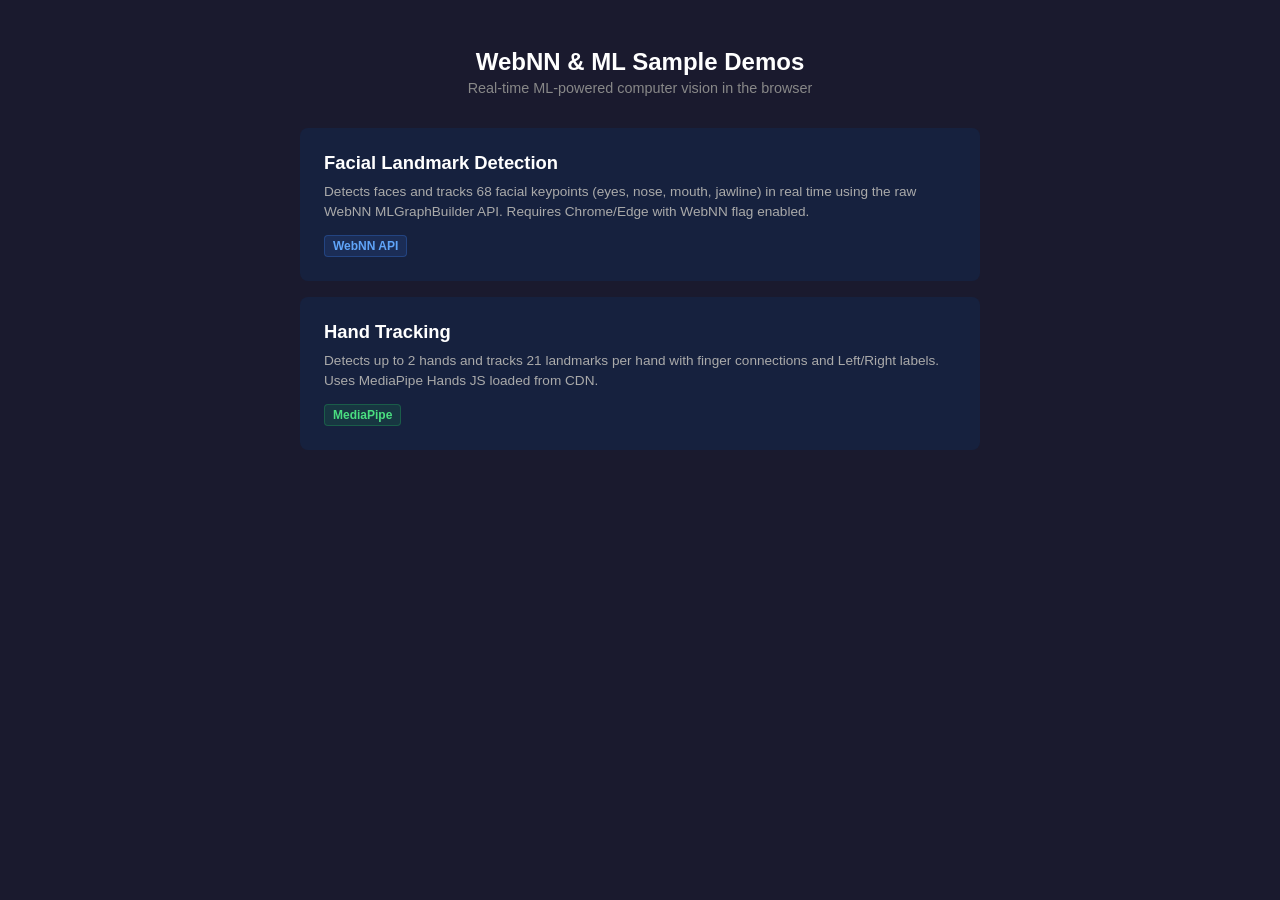
<file: index.html>
<!DOCTYPE html>
<html lang="en">
<head>
  <meta charset="UTF-8">
  <meta name="viewport" content="width=device-width, initial-scale=1.0">
  <title>WebNN & ML Sample Demos</title>
  <style>
    * { margin: 0; padding: 0; box-sizing: border-box; }

    body {
      font-family: -apple-system, BlinkMacSystemFont, 'Segoe UI', Roboto, sans-serif;
      background: #1a1a2e;
      color: #e0e0e0;
      min-height: 100vh;
      display: flex;
      justify-content: center;
      padding: 16px;
    }

    .container {
      max-width: 680px;
      width: 100%;
      text-align: center;
    }

    h1 {
      font-size: 1.5rem;
      margin-top: 32px;
      color: #fff;
    }

    .subtitle {
      font-size: 0.9rem;
      color: #888;
      margin: 4px 0 32px;
    }

    .demos {
      display: flex;
      flex-direction: column;
      gap: 16px;
    }

    .demo-card {
      background: #16213e;
      border-radius: 8px;
      padding: 24px;
      text-align: left;
      text-decoration: none;
      color: inherit;
      transition: background 0.2s, transform 0.1s;
      display: block;
    }

    .demo-card:hover {
      background: #1a2a4e;
      transform: translateY(-2px);
    }

    .demo-card h2 {
      font-size: 1.15rem;
      color: #fff;
      margin-bottom: 8px;
    }

    .demo-card p {
      font-size: 0.85rem;
      color: #aaa;
      line-height: 1.5;
    }

    .demo-card .tag {
      display: inline-block;
      font-size: 0.75rem;
      padding: 3px 8px;
      border-radius: 4px;
      margin-top: 12px;
      font-weight: 600;
    }

    .tag-webnn {
      background: #3b82f622;
      color: #60a5fa;
      border: 1px solid #3b82f644;
    }

    .tag-mediapipe {
      background: #22c55e22;
      color: #4ade80;
      border: 1px solid #22c55e44;
    }
  </style>
</head>
<body>
  <div class="container">
    <h1>WebNN &amp; ML Sample Demos</h1>
    <p class="subtitle">Real-time ML-powered computer vision in the browser</p>

    <div class="demos">
      <a class="demo-card" href="facial_detection/">
        <h2>Facial Landmark Detection</h2>
        <p>Detects faces and tracks 68 facial keypoints (eyes, nose, mouth, jawline) in real time using the raw WebNN MLGraphBuilder API. Requires Chrome/Edge with WebNN flag enabled.</p>
        <span class="tag tag-webnn">WebNN API</span>
      </a>

      <a class="demo-card" href="hand_tracking/">
        <h2>Hand Tracking</h2>
        <p>Detects up to 2 hands and tracks 21 landmarks per hand with finger connections and Left/Right labels. Uses MediaPipe Hands JS loaded from CDN.</p>
        <span class="tag tag-mediapipe">MediaPipe</span>
      </a>
    </div>
  </div>
</body>
</html>
</file>
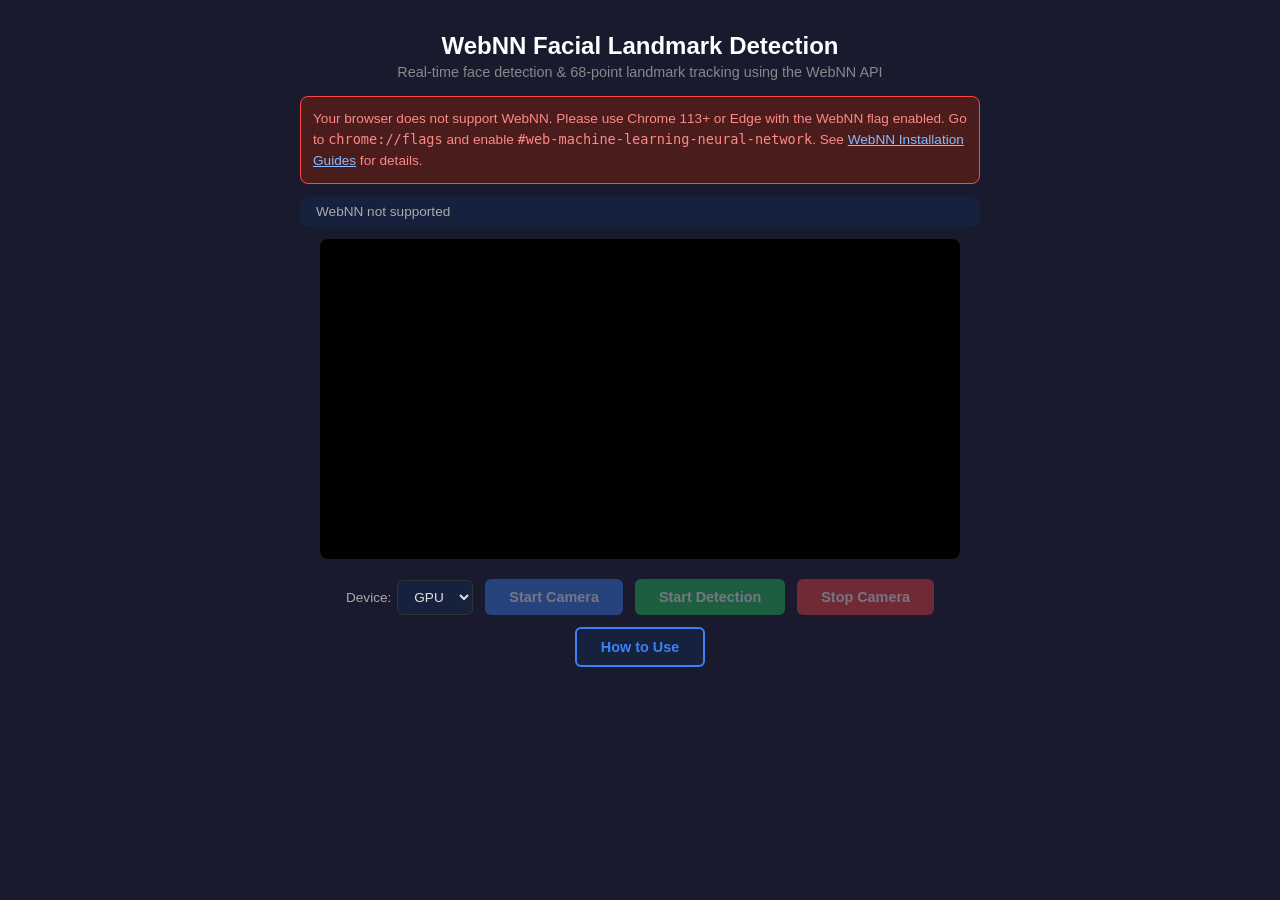
<file: facial_detection/index.html>
<!DOCTYPE html>
<html lang="en">
<head>
  <meta charset="UTF-8">
  <meta name="viewport" content="width=device-width, initial-scale=1.0">
  <title>WebNN Facial Landmark Detection</title>
  <link rel="stylesheet" href="css/style.css">
  <link rel="stylesheet" href="../shared/css/help-overlay.css">
</head>
<body>
  <div class="container">
    <h1>WebNN Facial Landmark Detection</h1>
    <p class="subtitle">Real-time face detection &amp; 68-point landmark tracking using the WebNN API</p>

    <div id="error" class="error" hidden></div>

    <div class="status-bar">
      <span id="status">Checking WebNN support...</span>
      <span id="fps" hidden></span>
    </div>

    <div class="video-container" id="videoContainer">
      <video id="camera" autoplay playsinline></video>
      <canvas id="overlay"></canvas>
    </div>

    <div class="controls">
      <div class="control-group">
        <label for="deviceSelect">Device:</label>
        <select id="deviceSelect">
          <option value="gpu">GPU</option>
          <option value="cpu">CPU</option>
        </select>
      </div>
      <button id="startBtn" disabled>Start Camera</button>
      <button id="detectBtn" disabled>Start Detection</button>
      <button id="stopBtn" disabled>Stop Camera</button>
    </div>

    <div id="loadProgress" class="progress" hidden>
      <div class="progress-step" id="stepLoad">Loading models...</div>
      <div class="progress-step" id="stepBuild">Building graphs...</div>
      <div class="progress-step" id="stepInfer">Running inference...</div>
    </div>
  </div>

  <script type="module" src="js/app.js"></script>
  <script type="module">
    import { initHelpOverlay } from '../shared/js/help-overlay.js';
    initHelpOverlay([
      {
        selector: '.status-bar',
        label: 'Status Bar',
        desc: 'Shows the current state of the demo (checking WebNN support, camera active, detecting, etc.) and displays FPS during inference.',
        anchor: 'top-right'
      },
      {
        selector: '.video-container',
        label: 'Camera View',
        desc: 'Live camera feed with a canvas overlay on top. Detected face bounding boxes and 68 facial landmark points are drawn here in real time.',
        anchor: 'top-left'
      },
      {
        selector: '.control-group',
        label: 'Device Selector',
        desc: 'Choose between GPU and CPU for WebNN inference. GPU is faster but requires hardware support; CPU works as a fallback.',
        anchor: 'top-left'
      },
      {
        selector: '#startBtn',
        label: 'Start Camera',
        desc: 'Requests access to your webcam via getUserMedia. You will see a browser permission prompt on first use.',
        anchor: 'top-left'
      },
      {
        selector: '#detectBtn',
        label: 'Start Detection',
        desc: 'Loads the SSD MobileNetV2 face detector and Face Landmark models, builds the WebNN graph, and begins the real-time inference loop.',
        anchor: 'top-left'
      },
      {
        selector: '#stopBtn',
        label: 'Stop Camera',
        desc: 'Stops the camera stream and inference loop. You can restart anytime by clicking Start Camera again.',
        anchor: 'top-left'
      },
      {
        selector: '#loadProgress',
        label: 'Progress Indicator',
        desc: 'Appears while models are loading. Shows three stages: loading model weights, building the WebNN graph, and starting inference.',
        anchor: 'top-right'
      },
      {
        type: 'flow',
        steps: [
          { label: 'Start Camera', color: 'blue' },
          { label: 'Start Detection', color: 'green' },
          { label: 'Stop Camera', color: 'red' }
        ]
      }
    ], {
      title: 'How to Use — Facial Detection'
    });
  </script>
</body>
</html>
</file>
<file: facial_detection/css/style.css>
* {
  margin: 0;
  padding: 0;
  box-sizing: border-box;
}

body {
  font-family: -apple-system, BlinkMacSystemFont, 'Segoe UI', Roboto, sans-serif;
  background: #1a1a2e;
  color: #e0e0e0;
  min-height: 100vh;
  display: flex;
  justify-content: center;
  padding: 16px;
}

.container {
  max-width: 680px;
  width: 100%;
  text-align: center;
}

h1 {
  font-size: 1.5rem;
  margin-top: 16px;
  color: #fff;
}

.subtitle {
  font-size: 0.9rem;
  color: #888;
  margin: 4px 0 16px;
}

.error {
  background: #4a1c1c;
  border: 1px solid #ff4444;
  color: #ff8888;
  padding: 12px;
  border-radius: 8px;
  margin-bottom: 12px;
  text-align: left;
  font-size: 0.85rem;
  line-height: 1.5;
}

.error a {
  color: #88bbff;
}

.status-bar {
  display: flex;
  justify-content: space-between;
  align-items: center;
  background: #16213e;
  padding: 8px 16px;
  border-radius: 8px;
  margin-bottom: 12px;
  font-size: 0.85rem;
}

#status {
  color: #aaa;
}

#fps {
  color: #4ade80;
  font-weight: bold;
  font-variant-numeric: tabular-nums;
}

.video-container {
  position: relative;
  display: inline-block;
  background: #000;
  border-radius: 8px;
  overflow: hidden;
  width: 100%;
  max-width: 640px;
}

#camera {
  display: block;
  width: 100%;
  height: auto;
  transform: scaleX(-1);
}

#overlay {
  position: absolute;
  top: 0;
  left: 0;
  width: 100%;
  height: 100%;
  pointer-events: none;
}

.controls {
  display: flex;
  justify-content: center;
  align-items: center;
  gap: 12px;
  margin: 16px 0;
  flex-wrap: wrap;
}

.control-group {
  display: flex;
  align-items: center;
  gap: 6px;
}

.control-group label {
  font-size: 0.85rem;
  color: #aaa;
}

select {
  padding: 8px 12px;
  border-radius: 6px;
  border: 1px solid #333;
  background: #16213e;
  color: #e0e0e0;
  font-size: 0.85rem;
  cursor: pointer;
}

button {
  padding: 10px 24px;
  border-radius: 6px;
  border: none;
  font-size: 0.9rem;
  font-weight: 600;
  cursor: pointer;
  transition: background 0.2s;
}

button:disabled {
  opacity: 0.4;
  cursor: not-allowed;
}

#startBtn {
  background: #3b82f6;
  color: #fff;
}

#startBtn:hover:not(:disabled) {
  background: #2563eb;
}

#detectBtn {
  background: #22c55e;
  color: #fff;
}

#detectBtn:hover:not(:disabled) {
  background: #16a34a;
}

#stopBtn {
  background: #ef4444;
  color: #fff;
}

#stopBtn:hover:not(:disabled) {
  background: #dc2626;
}

.progress {
  background: #16213e;
  border-radius: 8px;
  padding: 12px 16px;
  text-align: left;
  font-size: 0.85rem;
}

.progress-step {
  padding: 4px 0;
  color: #666;
}

.progress-step.active {
  color: #facc15;
}

.progress-step.done {
  color: #4ade80;
}

.progress-step.done::before {
  content: "\2713 ";
}

.progress-step.active::before {
  content: "\25B6 ";
}
</file>
<file: shared/css/help-overlay.css>
.help-btn {
  padding: 10px 24px;
  border-radius: 6px;
  border: 2px solid #3b82f6;
  background: #16213e;
  color: #3b82f6;
  font-size: 0.9rem;
  font-weight: 600;
  cursor: pointer;
  transition: background 0.2s, color 0.2s;
}

.help-btn:hover {
  background: #3b82f6;
  color: #fff;
}

/* --- Overlay --- */

.help-overlay {
  position: fixed;
  inset: 0;
  z-index: 1000;
  display: none;
}

.help-overlay.visible {
  display: block;
}

.help-overlay__backdrop {
  position: fixed;
  inset: 0;
  background: rgba(0, 0, 0, 0.6);
  backdrop-filter: blur(2px);
  z-index: 1000;
}

.help-overlay__header {
  position: fixed;
  top: 0;
  left: 0;
  right: 0;
  z-index: 1003;
  display: flex;
  align-items: center;
  justify-content: center;
  gap: 16px;
  padding: 12px 60px;
  background: linear-gradient(180deg, rgba(22, 33, 62, 0.97) 0%, rgba(22, 33, 62, 0.85) 100%);
  border-bottom: 1px solid #2a3a5c;
}

.help-overlay__title {
  color: #fff;
  font-size: 1rem;
  font-weight: 700;
}

.help-overlay__hint {
  color: #888;
  font-size: 0.8rem;
}

.help-overlay__close {
  position: fixed;
  top: 8px;
  right: 16px;
  width: 36px;
  height: 36px;
  border-radius: 50%;
  border: 1px solid #555;
  background: #1a1a2e;
  color: #e0e0e0;
  font-size: 1.1rem;
  cursor: pointer;
  z-index: 1004;
  display: flex;
  align-items: center;
  justify-content: center;
  padding: 0;
  transition: background 0.2s;
}

.help-overlay__close:hover {
  background: #ef4444;
  border-color: #ef4444;
  color: #fff;
}

/* --- Markers --- */

.help-marker {
  position: absolute;
  z-index: 1002;
  width: 28px;
  height: 28px;
  border-radius: 50%;
  background: #3b82f6;
  color: #fff;
  font-size: 0.8rem;
  font-weight: 700;
  display: flex;
  align-items: center;
  justify-content: center;
  cursor: pointer;
  box-shadow: 0 0 0 3px rgba(59, 130, 246, 0.35), 0 2px 8px rgba(0, 0, 0, 0.5);
  transition: transform 0.15s, box-shadow 0.15s;
  animation: help-marker-pulse 2s ease-in-out infinite;
  pointer-events: auto;
}

.help-marker:hover {
  transform: scale(1.2);
  box-shadow: 0 0 0 5px rgba(59, 130, 246, 0.5), 0 4px 16px rgba(0, 0, 0, 0.5);
}

.help-marker.active {
  background: #2563eb;
  transform: scale(1.15);
  animation: none;
}

.help-marker--green { background: #22c55e; box-shadow: 0 0 0 3px rgba(34, 197, 94, 0.35), 0 2px 8px rgba(0, 0, 0, 0.5); }
.help-marker--green:hover { box-shadow: 0 0 0 5px rgba(34, 197, 94, 0.5), 0 4px 16px rgba(0, 0, 0, 0.5); }
.help-marker--green.active { background: #16a34a; }

.help-marker--amber { background: #ca8a04; box-shadow: 0 0 0 3px rgba(202, 138, 4, 0.35), 0 2px 8px rgba(0, 0, 0, 0.5); }
.help-marker--amber:hover { box-shadow: 0 0 0 5px rgba(202, 138, 4, 0.5), 0 4px 16px rgba(0, 0, 0, 0.5); }
.help-marker--amber.active { background: #a16207; }

@keyframes help-marker-pulse {
  0%, 100% { box-shadow: 0 0 0 3px rgba(59, 130, 246, 0.35), 0 2px 8px rgba(0, 0, 0, 0.5); }
  50%      { box-shadow: 0 0 0 6px rgba(59, 130, 246, 0.2),  0 2px 8px rgba(0, 0, 0, 0.5); }
}

/* --- Highlight outlines around targeted elements --- */

.help-highlight {
  position: absolute;
  z-index: 1001;
  border: 2px solid #3b82f6;
  border-radius: 10px;
  pointer-events: none;
  transition: opacity 0.2s;
  box-shadow: 0 0 0 4px rgba(59, 130, 246, 0.12);
}

.help-highlight--green { border-color: #22c55e; box-shadow: 0 0 0 4px rgba(34, 197, 94, 0.12); }
.help-highlight--amber { border-color: #ca8a04; box-shadow: 0 0 0 4px rgba(202, 138, 4, 0.12); }

/* --- Tooltip --- */

.help-tooltip {
  position: absolute;
  z-index: 1003;
  width: 280px;
  background: #16213e;
  border: 1px solid #2a3a5c;
  border-radius: 10px;
  padding: 14px 16px;
  box-shadow: 0 8px 32px rgba(0, 0, 0, 0.5);
  pointer-events: auto;
  opacity: 0;
  transform: translateY(6px);
  transition: opacity 0.2s, transform 0.2s;
}

.help-tooltip.visible {
  opacity: 1;
  transform: translateY(0);
}

.help-tooltip__label {
  color: #fff;
  font-weight: 600;
  font-size: 0.92rem;
  margin-bottom: 6px;
}

.help-tooltip__desc {
  color: #aaa;
  font-size: 0.82rem;
  line-height: 1.55;
}

.help-tooltip__arrow {
  position: absolute;
  width: 12px;
  height: 12px;
  background: #16213e;
  border-left: 1px solid #2a3a5c;
  border-top: 1px solid #2a3a5c;
  transform: rotate(45deg);
}

/* --- Flow legend at bottom --- */

.help-flow-bar {
  position: fixed;
  bottom: 0;
  left: 0;
  right: 0;
  z-index: 1003;
  display: flex;
  align-items: center;
  justify-content: center;
  gap: 10px;
  padding: 12px 16px;
  background: linear-gradient(0deg, rgba(22, 33, 62, 0.97) 0%, rgba(22, 33, 62, 0.85) 100%);
  border-top: 1px solid #2a3a5c;
  flex-wrap: wrap;
}

.help-flow-bar__label {
  color: #888;
  font-size: 0.8rem;
  font-weight: 600;
  margin-right: 4px;
}

.help-flow-bar__step {
  background: #0f172a;
  border: 1px solid #2a3a5c;
  border-radius: 6px;
  padding: 6px 14px;
  font-size: 0.8rem;
  color: #e0e0e0;
  font-weight: 600;
  white-space: nowrap;
}

.help-flow-bar__step--blue  { border-color: #3b82f6; color: #60a5fa; }
.help-flow-bar__step--green { border-color: #22c55e; color: #4ade80; }
.help-flow-bar__step--red   { border-color: #ef4444; color: #f87171; }

.help-flow-bar__arrow {
  color: #555;
  font-size: 0.9rem;
}

@media (max-width: 480px) {
  .help-tooltip {
    width: 220px;
    padding: 10px 12px;
  }
  .help-marker {
    width: 24px;
    height: 24px;
    font-size: 0.7rem;
  }
}
</file>
